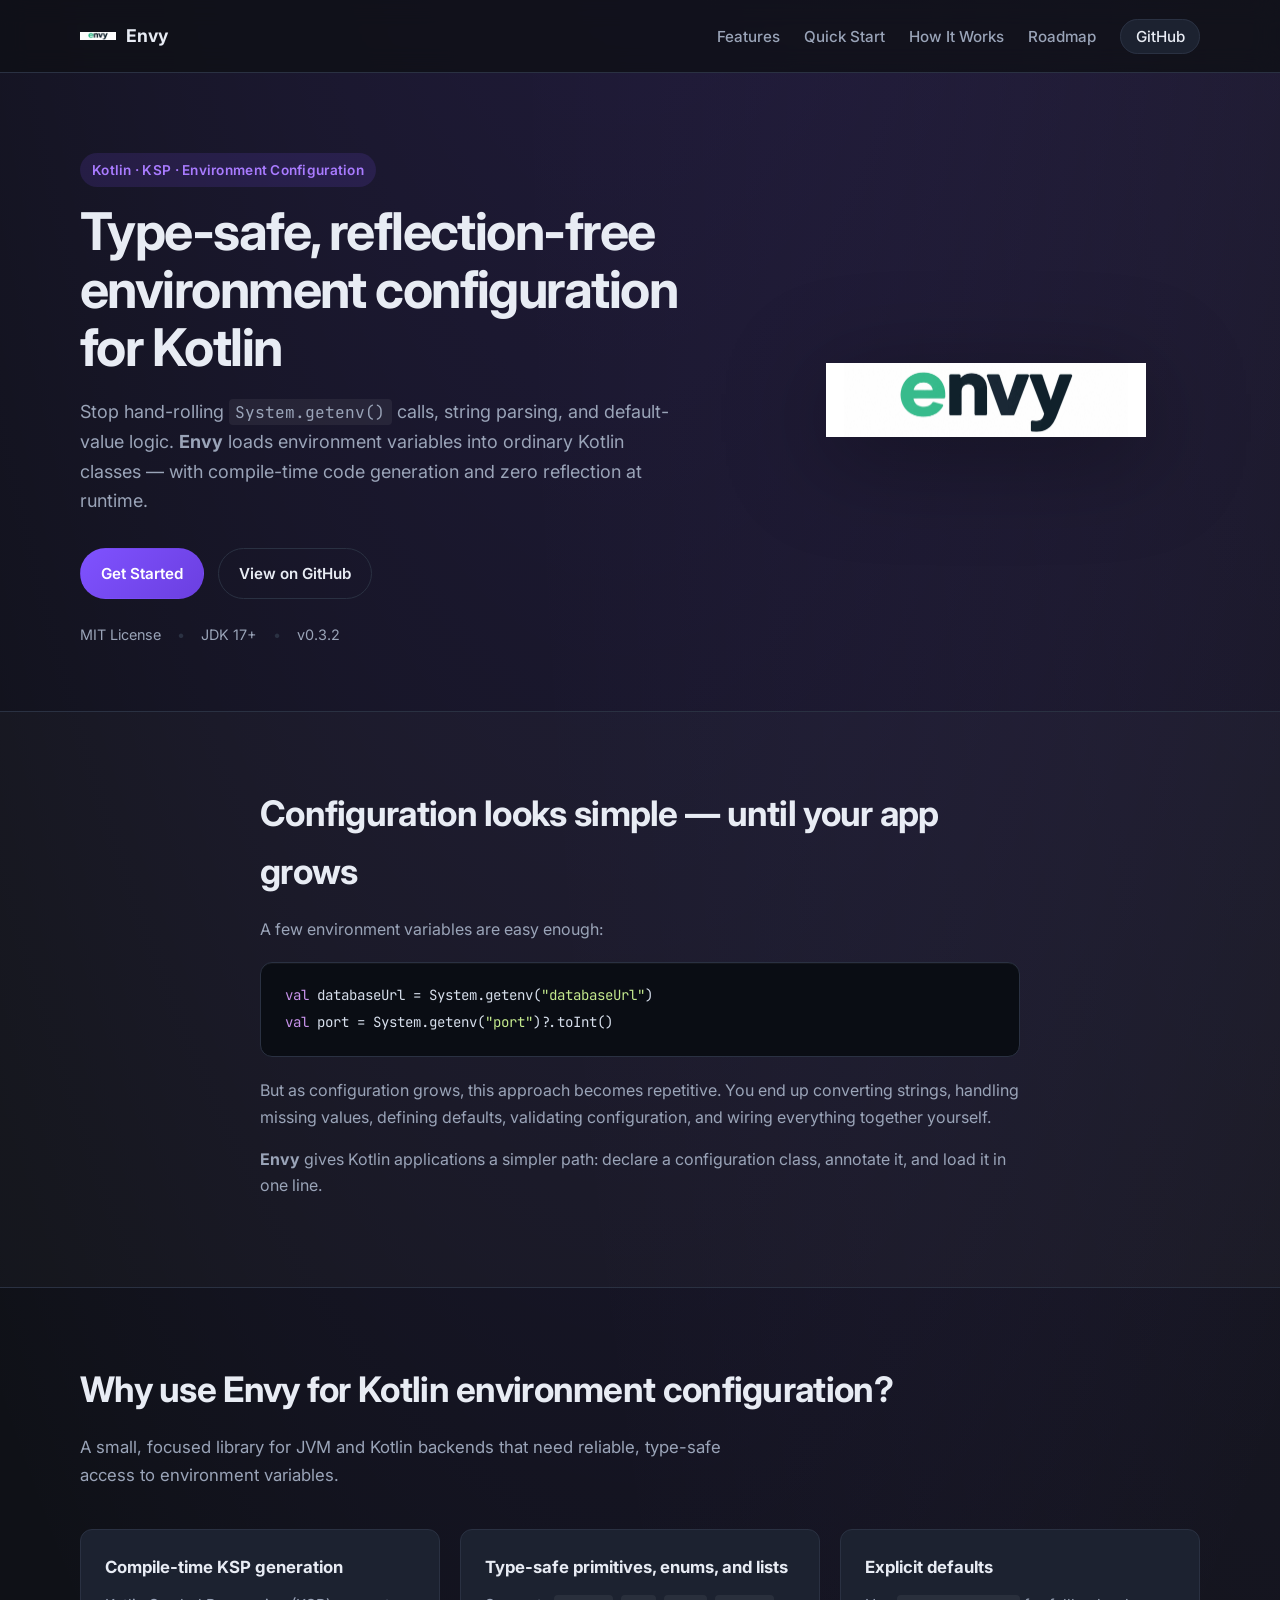
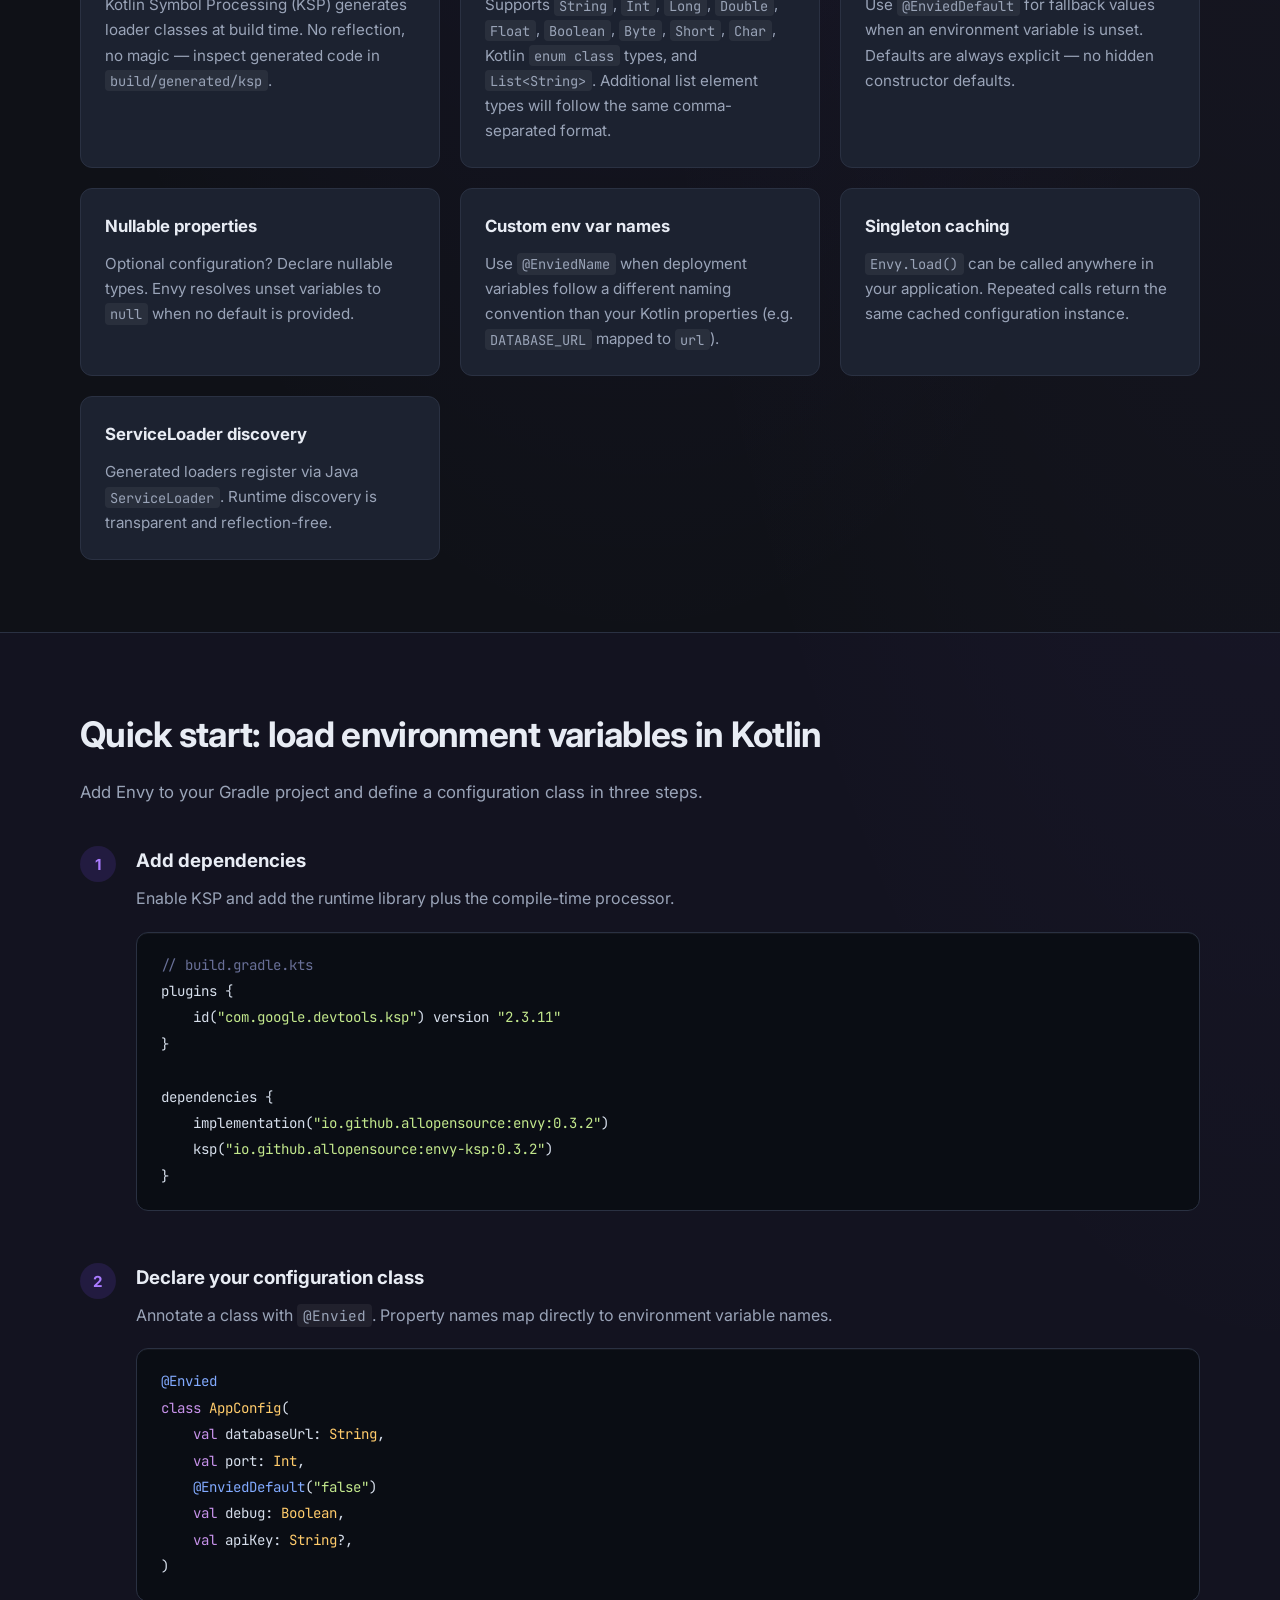
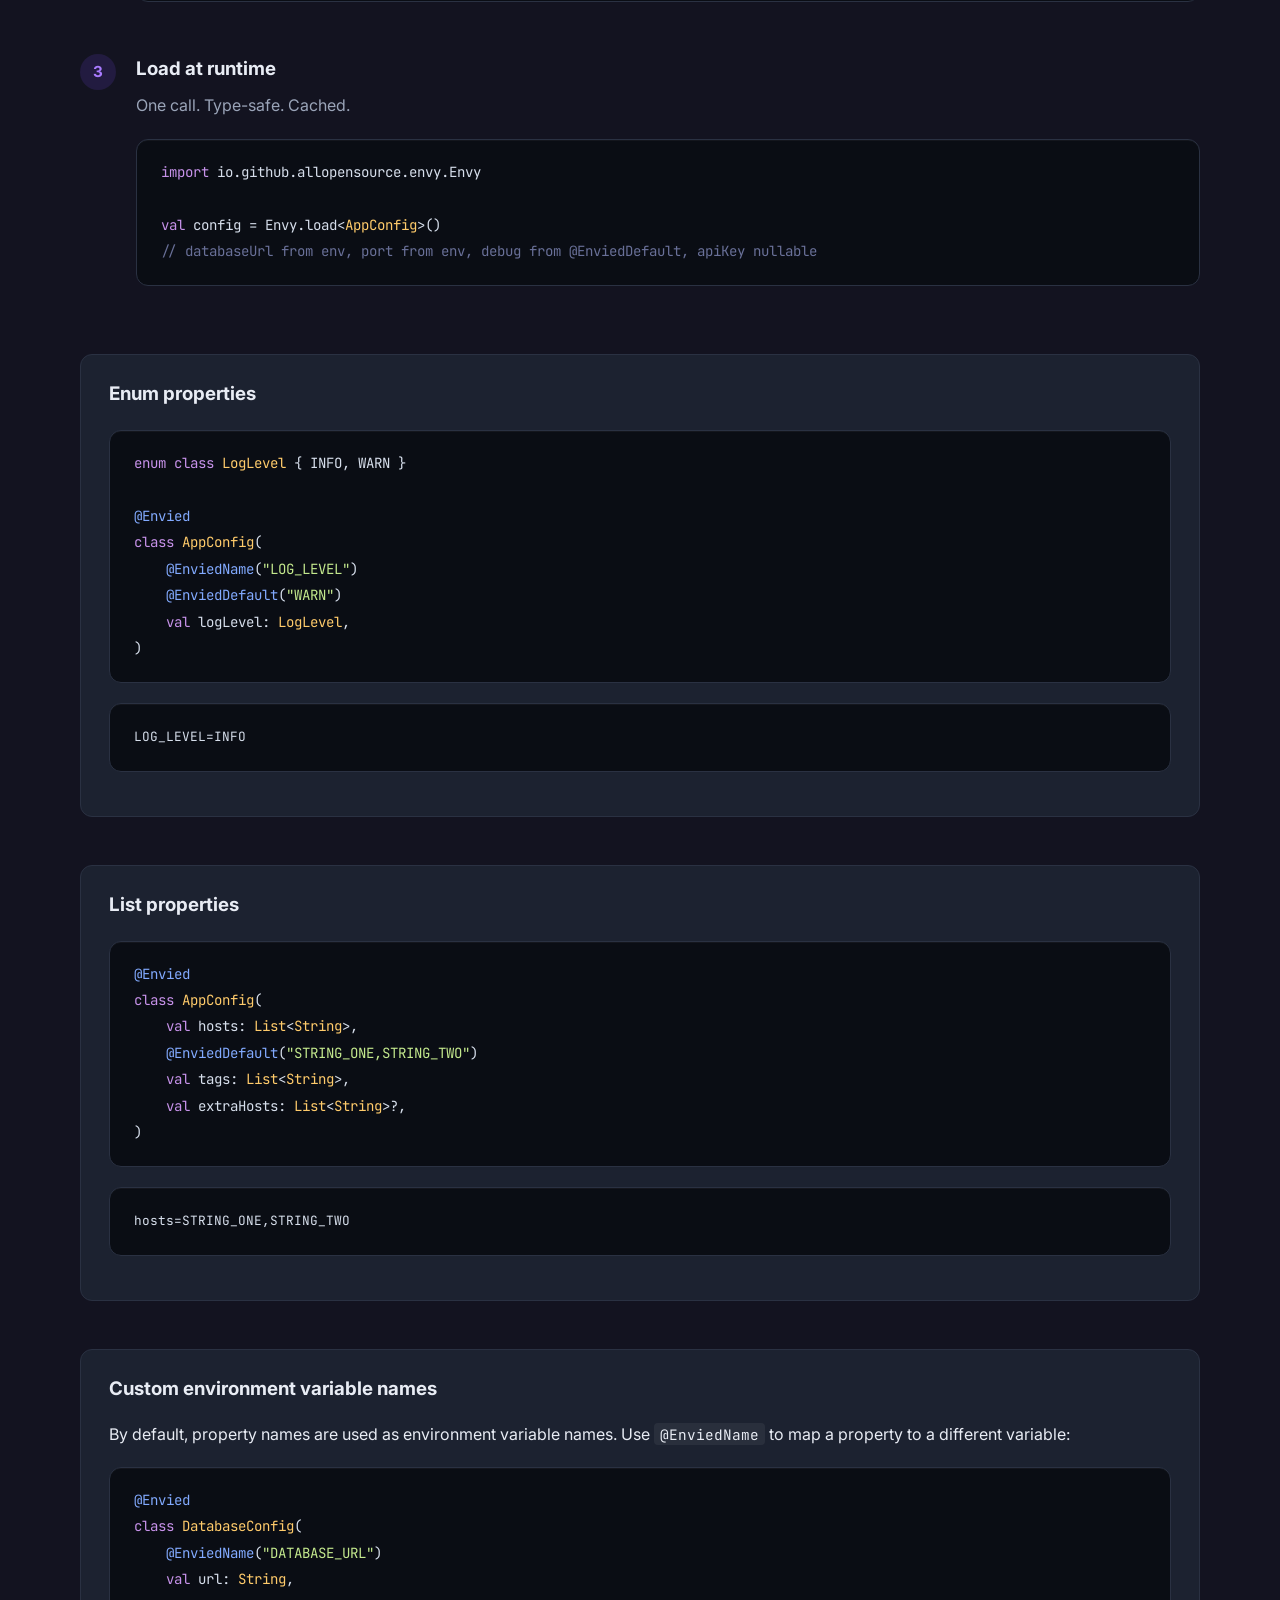
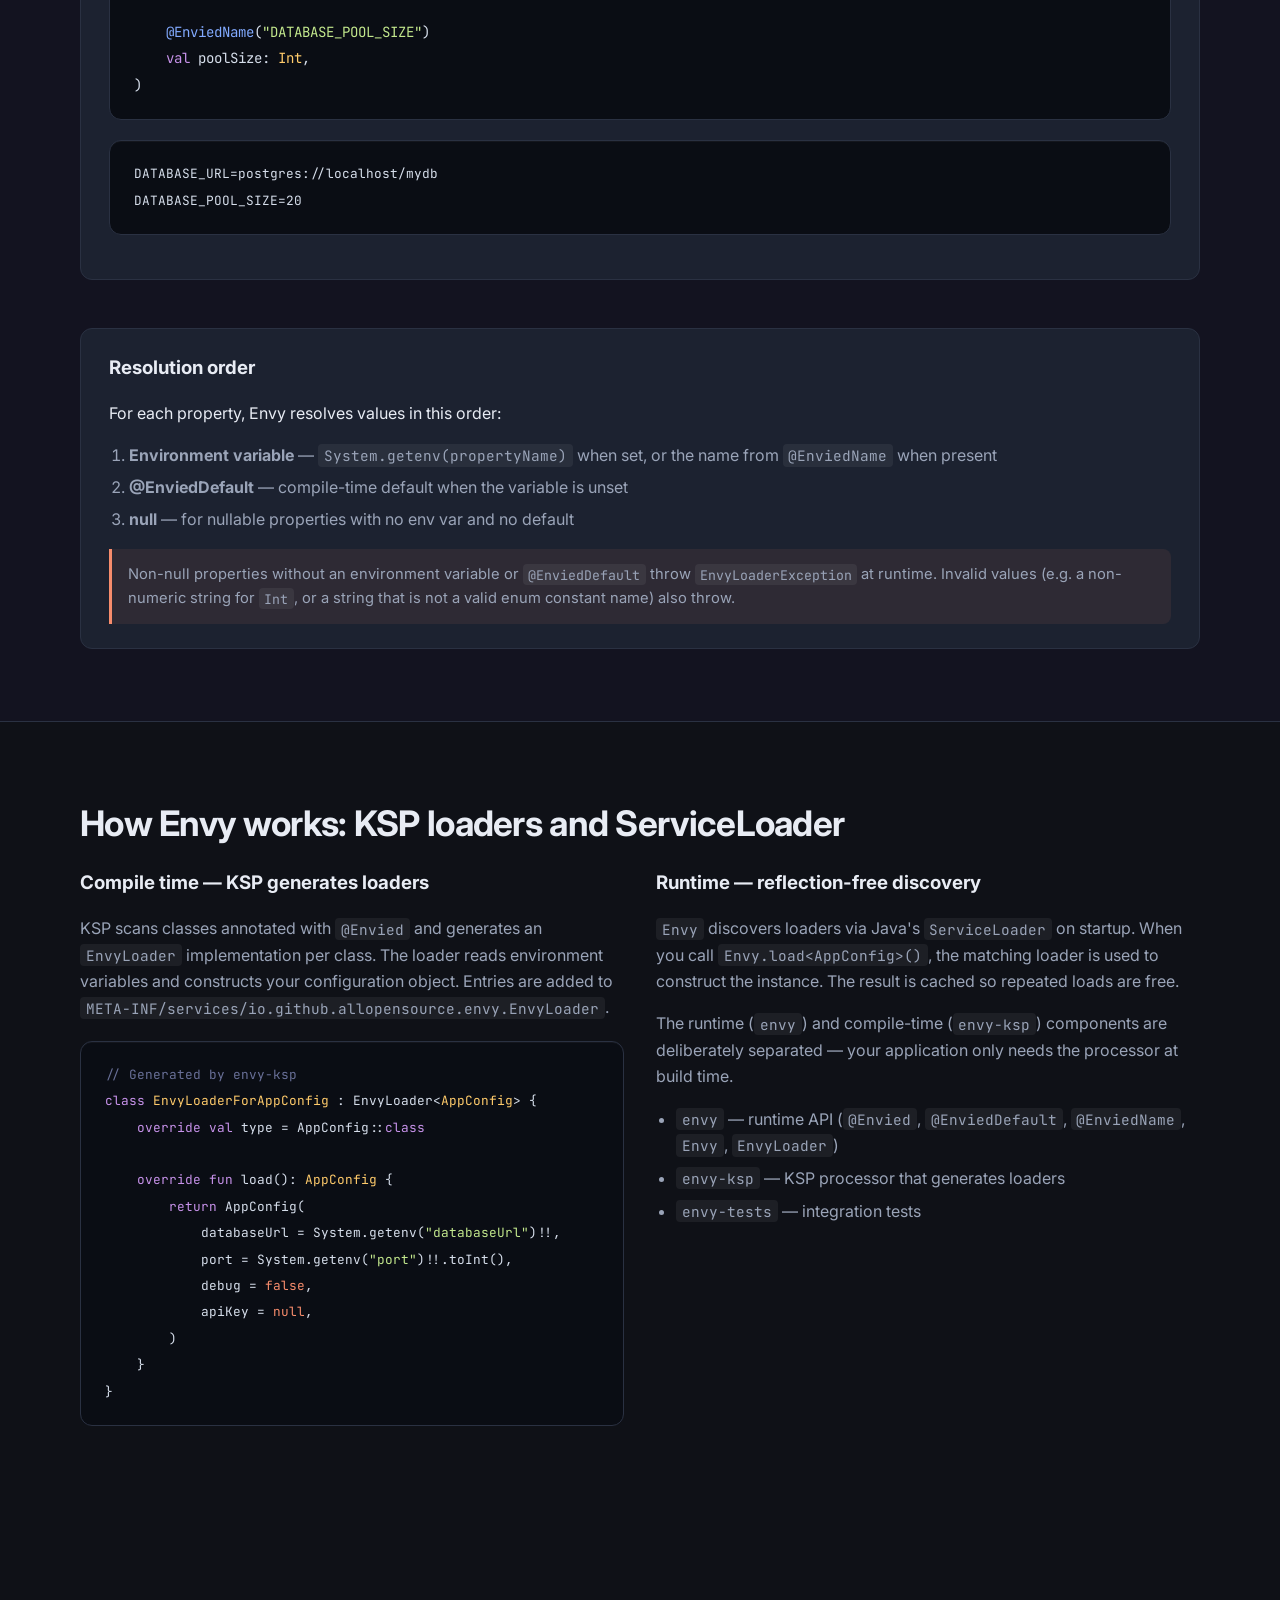
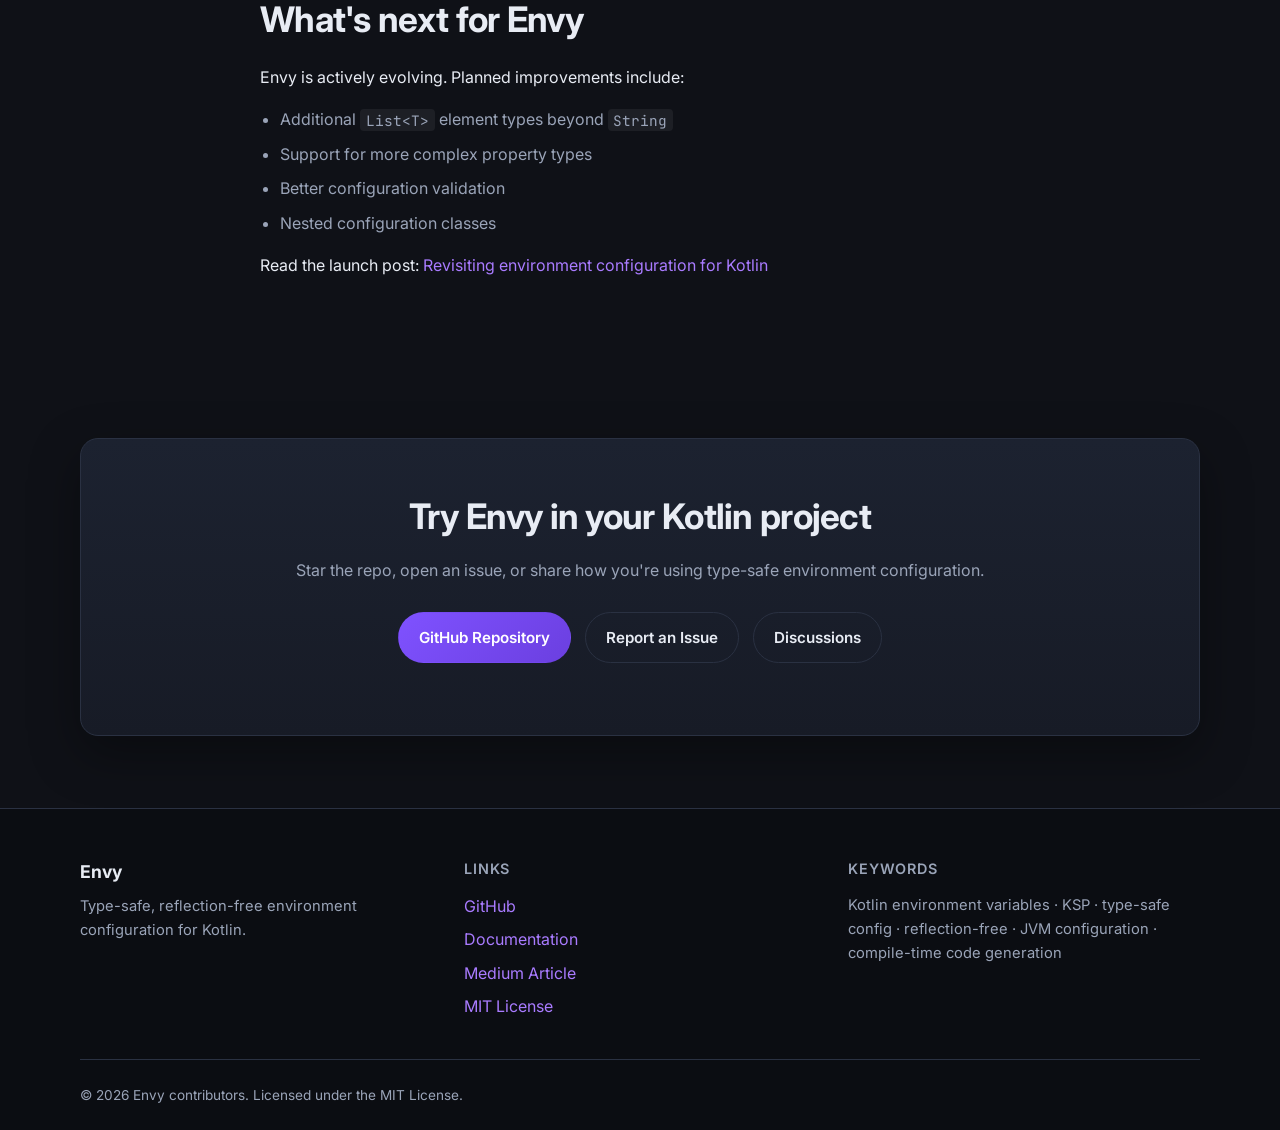
<file: docs/index.html>
<!DOCTYPE html>
<html lang="en">
<head>
  <meta charset="UTF-8">
  <meta name="viewport" content="width=device-width, initial-scale=1.0">
  <title>Envy — Type-Safe, Reflection-Free Environment Configuration for Kotlin | KSP</title>
  <meta name="description" content="Envy is a Kotlin library for loading environment variables into type-safe configuration classes. Compile-time code generation with KSP — no reflection at runtime. Supports primitives, enums, lists of strings, defaults, nullable types, and singleton caching.">
  <meta name="keywords" content="Kotlin environment variables, type-safe configuration Kotlin, KSP Kotlin Symbol Processing, reflection-free configuration, Envy Kotlin library, JVM configuration, compile-time code generation, Kotlin backend, environment configuration, @Envied, ServiceLoader Kotlin, Kotlin KSP processor, Kotlin primitives config, Kotlin enum configuration, application configuration Kotlin">
  <meta name="author" content="Sumit Ponia">
  <meta name="robots" content="index, follow">
  <link rel="canonical" href="https://allopensource.github.io/envy/">

  <!-- Open Graph -->
  <meta property="og:type" content="website">
  <meta property="og:url" content="https://allopensource.github.io/envy/">
  <meta property="og:title" content="Envy — Type-Safe Environment Configuration for Kotlin">
  <meta property="og:description" content="Load environment variables into Kotlin data classes with compile-time KSP code generation. No reflection. Explicit defaults. Type-safe.">
  <meta property="og:image" content="https://allopensource.github.io/envy/assets/logo.png">
  <meta property="og:site_name" content="Envy">

  <!-- Twitter Card -->
  <meta name="twitter:card" content="summary_large_image">
  <meta name="twitter:title" content="Envy — Type-Safe Environment Configuration for Kotlin">
  <meta name="twitter:description" content="Kotlin library for type-safe, reflection-free environment configuration powered by KSP.">
  <meta name="twitter:image" content="https://allopensource.github.io/envy/assets/logo.png">

  <link rel="icon" type="image/png" href="assets/logo.png">
  <link rel="preconnect" href="https://fonts.googleapis.com">
  <link rel="preconnect" href="https://fonts.gstatic.com" crossorigin>
  <link href="https://fonts.googleapis.com/css2?family=Inter:wght@400;500;600;700&family=JetBrains+Mono:wght@400;500&display=swap" rel="stylesheet">
  <link rel="stylesheet" href="css/styles.css">

  <script type="application/ld+json">
  {
    "@context": "https://schema.org",
    "@type": "SoftwareApplication",
    "name": "Envy",
    "applicationCategory": "DeveloperApplication",
    "operatingSystem": "Cross-platform",
    "description": "Type-safe, reflection-free environment configuration library for Kotlin, powered by KSP compile-time code generation.",
    "url": "https://allopensource.github.io/envy/",
    "downloadUrl": "https://github.com/allopensource/envy",
    "softwareVersion": "0.3.2",
    "license": "https://opensource.org/licenses/MIT",
    "programmingLanguage": "Kotlin",
    "author": {
      "@type": "Person",
      "name": "Sumit Ponia"
    },
    "codeRepository": "https://github.com/allopensource/envy",
    "keywords": "Kotlin, KSP, environment variables, type-safe configuration, reflection-free"
  }
  </script>
</head>
<body>
  <a class="skip-link" href="#main">Skip to content</a>

  <header class="site-header">
    <nav class="nav container" aria-label="Primary">
      <a class="nav-brand" href="/envy/">
        <img src="assets/logo.png" alt="Envy logo" width="36" height="36">
        <span>Envy</span>
      </a>
      <button class="nav-toggle" type="button" aria-expanded="false" aria-controls="nav-menu" aria-label="Toggle navigation">
        <span></span>
        <span></span>
        <span></span>
      </button>
      <ul id="nav-menu" class="nav-menu">
        <li><a href="#features">Features</a></li>
        <li><a href="#quickstart">Quick Start</a></li>
        <li><a href="#how-it-works">How It Works</a></li>
        <li><a href="#roadmap">Roadmap</a></li>
        <li><a href="https://github.com/allopensource/envy" class="nav-github" rel="noopener noreferrer">GitHub</a></li>
      </ul>
    </nav>
  </header>

  <main id="main">
    <section class="hero">
      <div class="container hero-grid">
        <div class="hero-content">
          <p class="eyebrow">Kotlin · KSP · Environment Configuration</p>
          <h1>Type-safe, reflection-free environment configuration for Kotlin</h1>
          <p class="hero-lead">
            Stop hand-rolling <code>System.getenv()</code> calls, string parsing, and default-value logic.
            <strong>Envy</strong> loads environment variables into ordinary Kotlin classes — with compile-time code generation and zero reflection at runtime.
          </p>
          <div class="hero-actions">
            <a class="btn btn-primary" href="#quickstart">Get Started</a>
            <a class="btn btn-secondary" href="https://github.com/allopensource/envy" rel="noopener noreferrer">View on GitHub</a>
          </div>
          <p class="hero-meta">
            <span>MIT License</span>
            <span>JDK 17+</span>
            <span>v0.3.2</span>
          </p>
        </div>
        <div class="hero-visual">
          <img src="assets/logo.png" alt="Envy — Kotlin environment configuration library" width="320" height="320">
        </div>
      </div>
    </section>

    <section class="problem section" aria-labelledby="problem-heading">
      <div class="container narrow">
        <h2 id="problem-heading">Configuration looks simple — until your app grows</h2>
        <p>
          A few environment variables are easy enough:
        </p>
        <pre class="code-block"><code><span class="tok-keyword">val</span> databaseUrl = System.getenv(<span class="tok-string">"databaseUrl"</span>)
<span class="tok-keyword">val</span> port = System.getenv(<span class="tok-string">"port"</span>)?.toInt()</code></pre>
        <p>
          But as configuration grows, this approach becomes repetitive. You end up converting strings, handling missing values,
          defining defaults, validating configuration, and wiring everything together yourself.
        </p>
        <p>
          <strong>Envy</strong> gives Kotlin applications a simpler path: declare a configuration class, annotate it, and load it in one line.
        </p>
      </div>
    </section>

    <section id="features" class="features section" aria-labelledby="features-heading">
      <div class="container">
        <h2 id="features-heading">Why use Envy for Kotlin environment configuration?</h2>
        <p class="section-intro">
          A small, focused library for JVM and Kotlin backends that need reliable, type-safe access to environment variables.
        </p>
        <div class="feature-grid">
          <article class="feature-card">
            <h3>Compile-time KSP generation</h3>
            <p>Kotlin Symbol Processing (KSP) generates loader classes at build time. No reflection, no magic — inspect generated code in <code>build/generated/ksp</code>.</p>
          </article>
          <article class="feature-card">
            <h3>Type-safe primitives, enums, and lists</h3>
            <p>Supports <code>String</code>, <code>Int</code>, <code>Long</code>, <code>Double</code>, <code>Float</code>, <code>Boolean</code>, <code>Byte</code>, <code>Short</code>, <code>Char</code>, Kotlin <code>enum class</code> types, and <code>List&lt;String&gt;</code>. Additional list element types will follow the same comma-separated format.</p>
          </article>
          <article class="feature-card">
            <h3>Explicit defaults</h3>
            <p>Use <code>@EnviedDefault</code> for fallback values when an environment variable is unset. Defaults are always explicit — no hidden constructor defaults.</p>
          </article>
          <article class="feature-card">
            <h3>Nullable properties</h3>
            <p>Optional configuration? Declare nullable types. Envy resolves unset variables to <code>null</code> when no default is provided.</p>
          </article>
          <article class="feature-card">
            <h3>Custom env var names</h3>
            <p>Use <code>@EnviedName</code> when deployment variables follow a different naming convention than your Kotlin properties (e.g. <code>DATABASE_URL</code> mapped to <code>url</code>).</p>
          </article>
          <article class="feature-card">
            <h3>Singleton caching</h3>
            <p><code>Envy.load()</code> can be called anywhere in your application. Repeated calls return the same cached configuration instance.</p>
          </article>
          <article class="feature-card">
            <h3>ServiceLoader discovery</h3>
            <p>Generated loaders register via Java <code>ServiceLoader</code>. Runtime discovery is transparent and reflection-free.</p>
          </article>
        </div>
      </div>
    </section>

    <section id="quickstart" class="quickstart section" aria-labelledby="quickstart-heading">
      <div class="container">
        <h2 id="quickstart-heading">Quick start: load environment variables in Kotlin</h2>
        <p class="section-intro">Add Envy to your Gradle project and define a configuration class in three steps.</p>

        <div class="steps">
          <article class="step">
            <span class="step-number">1</span>
            <div>
              <h3>Add dependencies</h3>
              <p>Enable KSP and add the runtime library plus the compile-time processor.</p>
              <pre class="code-block"><code><span class="tok-comment">// build.gradle.kts</span>
plugins {
    id(<span class="tok-string">"com.google.devtools.ksp"</span>) version <span class="tok-string">"2.3.11"</span>
}

dependencies {
    implementation(<span class="tok-string">"io.github.allopensource:envy:0.3.2"</span>)
    ksp(<span class="tok-string">"io.github.allopensource:envy-ksp:0.3.2"</span>)
}</code></pre>
            </div>
          </article>

          <article class="step">
            <span class="step-number">2</span>
            <div>
              <h3>Declare your configuration class</h3>
              <p>Annotate a class with <code>@Envied</code>. Property names map directly to environment variable names.</p>
              <pre class="code-block"><code><span class="tok-annotation">@Envied</span>
<span class="tok-keyword">class</span> <span class="tok-type">AppConfig</span>(
    <span class="tok-keyword">val</span> databaseUrl: <span class="tok-type">String</span>,
    <span class="tok-keyword">val</span> port: <span class="tok-type">Int</span>,
    <span class="tok-annotation">@EnviedDefault</span>(<span class="tok-string">"false"</span>)
    <span class="tok-keyword">val</span> debug: <span class="tok-type">Boolean</span>,
    <span class="tok-keyword">val</span> apiKey: <span class="tok-type">String</span>?,
)</code></pre>
            </div>
          </article>

          <article class="step">
            <span class="step-number">3</span>
            <div>
              <h3>Load at runtime</h3>
              <p>One call. Type-safe. Cached.</p>
              <pre class="code-block"><code><span class="tok-keyword">import</span> io.github.allopensource.envy.Envy

<span class="tok-keyword">val</span> config = Envy.load&lt;<span class="tok-type">AppConfig</span>&gt;()
<span class="tok-comment">// databaseUrl from env, port from env, debug from @EnviedDefault, apiKey nullable</span></code></pre>
            </div>
          </article>
        </div>

        <div class="resolution-box">
          <h3>Enum properties</h3>
          <pre class="code-block"><code><span class="tok-keyword">enum class</span> <span class="tok-type">LogLevel</span> { INFO, WARN }

<span class="tok-annotation">@Envied</span>
<span class="tok-keyword">class</span> <span class="tok-type">AppConfig</span>(
    <span class="tok-annotation">@EnviedName</span>(<span class="tok-string">"LOG_LEVEL"</span>)
    <span class="tok-annotation">@EnviedDefault</span>(<span class="tok-string">"WARN"</span>)
    <span class="tok-keyword">val</span> logLevel: <span class="tok-type">LogLevel</span>,
)</code></pre>
          <pre class="code-block code-block-sm"><code>LOG_LEVEL=INFO</code></pre>
        </div>

        <div class="resolution-box">
          <h3>List properties</h3>
          <pre class="code-block"><code><span class="tok-annotation">@Envied</span>
<span class="tok-keyword">class</span> <span class="tok-type">AppConfig</span>(
    <span class="tok-keyword">val</span> hosts: <span class="tok-type">List</span>&lt;<span class="tok-type">String</span>&gt;,
    <span class="tok-annotation">@EnviedDefault</span>(<span class="tok-string">"STRING_ONE,STRING_TWO"</span>)
    <span class="tok-keyword">val</span> tags: <span class="tok-type">List</span>&lt;<span class="tok-type">String</span>&gt;,
    <span class="tok-keyword">val</span> extraHosts: <span class="tok-type">List</span>&lt;<span class="tok-type">String</span>&gt;?,
)</code></pre>
          <pre class="code-block code-block-sm"><code>hosts=STRING_ONE,STRING_TWO</code></pre>
        </div>

        <div class="resolution-box">
          <h3>Custom environment variable names</h3>
          <p>By default, property names are used as environment variable names. Use <code>@EnviedName</code> to map a property to a different variable:</p>
          <pre class="code-block"><code><span class="tok-annotation">@Envied</span>
<span class="tok-keyword">class</span> <span class="tok-type">DatabaseConfig</span>(
    <span class="tok-annotation">@EnviedName</span>(<span class="tok-string">"DATABASE_URL"</span>)
    <span class="tok-keyword">val</span> url: <span class="tok-type">String</span>,

    <span class="tok-annotation">@EnviedName</span>(<span class="tok-string">"DATABASE_POOL_SIZE"</span>)
    <span class="tok-keyword">val</span> poolSize: <span class="tok-type">Int</span>,
)</code></pre>
          <pre class="code-block code-block-sm"><code>DATABASE_URL=postgres://localhost/mydb
DATABASE_POOL_SIZE=20</code></pre>
        </div>

        <div class="resolution-box">
          <h3>Resolution order</h3>
          <p>For each property, Envy resolves values in this order:</p>
          <ol>
            <li><strong>Environment variable</strong> — <code>System.getenv(propertyName)</code> when set, or the name from <code>@EnviedName</code> when present</li>
            <li><strong>@EnviedDefault</strong> — compile-time default when the variable is unset</li>
            <li><strong>null</strong> — for nullable properties with no env var and no default</li>
          </ol>
          <p class="note">
            Non-null properties without an environment variable or <code>@EnviedDefault</code> throw
            <code>EnvyLoaderException</code> at runtime. Invalid values (e.g. a non-numeric string for <code>Int</code>, or a string that is not a valid enum constant name) also throw.
          </p>
        </div>
      </div>
    </section>

    <section id="how-it-works" class="internals section" aria-labelledby="internals-heading">
      <div class="container">
        <h2 id="internals-heading">How Envy works: KSP loaders and ServiceLoader</h2>
        <div class="internals-grid">
          <article>
            <h3>Compile time — KSP generates loaders</h3>
            <p>
              KSP scans classes annotated with <code>@Envied</code> and generates an <code>EnvyLoader</code> implementation per class.
              The loader reads environment variables and constructs your configuration object. Entries are added to
              <code>META-INF/services/io.github.allopensource.envy.EnvyLoader</code>.
            </p>
            <pre class="code-block code-block-sm"><code><span class="tok-comment">// Generated by envy-ksp</span>
<span class="tok-keyword">class</span> <span class="tok-type">EnvyLoaderForAppConfig</span> : EnvyLoader&lt;<span class="tok-type">AppConfig</span>&gt; {
    <span class="tok-keyword">override val</span> type = AppConfig::<span class="tok-keyword">class</span>

    <span class="tok-keyword">override fun</span> load(): <span class="tok-type">AppConfig</span> {
        <span class="tok-keyword">return</span> AppConfig(
            databaseUrl = System.getenv(<span class="tok-string">"databaseUrl"</span>)!!,
            port = System.getenv(<span class="tok-string">"port"</span>)!!.toInt(),
            debug = <span class="tok-literal">false</span>,
            apiKey = <span class="tok-literal">null</span>,
        )
    }
}</code></pre>
          </article>
          <article>
            <h3>Runtime — reflection-free discovery</h3>
            <p>
              <code>Envy</code> discovers loaders via Java's <code>ServiceLoader</code> on startup.
              When you call <code>Envy.load&lt;AppConfig&gt;()</code>, the matching loader is used to construct the instance.
              The result is cached so repeated loads are free.
            </p>
            <p>
              The runtime (<code>envy</code>) and compile-time (<code>envy-ksp</code>) components are deliberately separated —
              your application only needs the processor at build time.
            </p>
            <ul class="module-list">
              <li><code>envy</code> — runtime API (<code>@Envied</code>, <code>@EnviedDefault</code>, <code>@EnviedName</code>, <code>Envy</code>, <code>EnvyLoader</code>)</li>
              <li><code>envy-ksp</code> — KSP processor that generates loaders</li>
              <li><code>envy-tests</code> — integration tests</li>
            </ul>
          </article>
        </div>
      </div>
    </section>

    <section id="roadmap" class="roadmap section" aria-labelledby="roadmap-heading">
      <div class="container narrow">
        <h2 id="roadmap-heading">What's next for Envy</h2>
        <p>Envy is actively evolving. Planned improvements include:</p>
        <ul class="roadmap-list">
          <li>Additional <code>List&lt;T&gt;</code> element types beyond <code>String</code></li>
          <li>Support for more complex property types</li>
          <li>Better configuration validation</li>
          <li>Nested configuration classes</li>
        </ul>
        <p>
          Read the launch post:
          <a href="https://medium.com/@sumitponia26/revisiting-environment-configuration-for-kotlin-de91a410091d" rel="noopener noreferrer">
            Revisiting environment configuration for Kotlin
          </a>
        </p>
      </div>
    </section>

    <section class="cta section" aria-labelledby="cta-heading">
      <div class="container cta-box">
        <h2 id="cta-heading">Try Envy in your Kotlin project</h2>
        <p>Star the repo, open an issue, or share how you're using type-safe environment configuration.</p>
        <div class="hero-actions">
          <a class="btn btn-primary" href="https://github.com/allopensource/envy" rel="noopener noreferrer">GitHub Repository</a>
          <a class="btn btn-secondary" href="https://github.com/allopensource/envy/issues" rel="noopener noreferrer">Report an Issue</a>
          <a class="btn btn-secondary" href="https://github.com/allopensource/envy/discussions" rel="noopener noreferrer">Discussions</a>
        </div>
      </div>
    </section>
  </main>

  <footer class="site-footer">
    <div class="container footer-grid">
      <div>
        <p class="footer-brand">Envy</p>
        <p class="footer-tagline">Type-safe, reflection-free environment configuration for Kotlin.</p>
      </div>
      <div>
        <p class="footer-heading">Links</p>
        <ul class="footer-links">
          <li><a href="https://github.com/allopensource/envy">GitHub</a></li>
          <li><a href="https://github.com/allopensource/envy/blob/main/README.md">Documentation</a></li>
          <li><a href="https://medium.com/@sumitponia26/revisiting-environment-configuration-for-kotlin-de91a410091d">Medium Article</a></li>
          <li><a href="https://github.com/allopensource/envy/blob/main/LICENSE">MIT License</a></li>
        </ul>
      </div>
      <div>
        <p class="footer-heading">Keywords</p>
        <p class="footer-keywords">Kotlin environment variables · KSP · type-safe config · reflection-free · JVM configuration · compile-time code generation</p>
      </div>
    </div>
    <div class="container footer-bottom">
      <p>&copy; 2026 Envy contributors. Licensed under the MIT License.</p>
    </div>
  </footer>

  <script src="js/main.js" defer></script>
</body>
</html>
</file>
<file: docs/css/styles.css>
:root {
  --bg: #0f1117;
  --bg-elevated: #171b26;
  --bg-card: #1c2230;
  --border: #2a3142;
  --text: #e8ecf4;
  --text-muted: #9aa4b8;
  --accent: #7f52ff;
  --accent-hover: #9b75ff;
  --accent-soft: rgba(127, 82, 255, 0.14);
  --kotlin: #a97bff;
  --success: #3dd68c;
  --radius: 12px;
  --radius-sm: 8px;
  --shadow: 0 18px 50px rgba(0, 0, 0, 0.35);
  --font-sans: "Inter", system-ui, -apple-system, sans-serif;
  --font-mono: "JetBrains Mono", ui-monospace, monospace;
  --container: 1120px;
  --header-height: 72px;
}

*,
*::before,
*::after {
  box-sizing: border-box;
}

html {
  scroll-behavior: smooth;
}

body {
  margin: 0;
  font-family: var(--font-sans);
  font-size: 1rem;
  line-height: 1.65;
  color: var(--text);
  background:
    radial-gradient(ellipse 80% 50% at 50% -20%, rgba(127, 82, 255, 0.22), transparent),
    radial-gradient(ellipse 60% 40% at 100% 0%, rgba(169, 123, 255, 0.08), transparent),
    var(--bg);
  min-height: 100vh;
}

img {
  max-width: 100%;
  height: auto;
  display: block;
}

a {
  color: var(--kotlin);
  text-decoration: none;
}

a:hover {
  color: var(--accent-hover);
}

code {
  font-family: var(--font-mono);
  font-size: 0.9em;
  background: rgba(255, 255, 255, 0.06);
  padding: 0.12em 0.4em;
  border-radius: 4px;
}

.container {
  width: min(100% - 2rem, var(--container));
  margin-inline: auto;
}

.narrow {
  width: min(100% - 2rem, 760px);
  margin-inline: auto;
}

.skip-link {
  position: absolute;
  left: -9999px;
  top: 0;
  background: var(--accent);
  color: white;
  padding: 0.5rem 1rem;
  z-index: 1000;
}

.skip-link:focus {
  left: 1rem;
  top: 1rem;
}

/* Header */
.site-header {
  position: sticky;
  top: 0;
  z-index: 100;
  backdrop-filter: blur(12px);
  background: rgba(15, 17, 23, 0.82);
  border-bottom: 1px solid var(--border);
}

.nav {
  display: flex;
  align-items: center;
  justify-content: space-between;
  min-height: var(--header-height);
  gap: 1rem;
}

.nav-brand {
  display: flex;
  align-items: center;
  gap: 0.65rem;
  color: var(--text);
  font-weight: 700;
  font-size: 1.1rem;
}

.nav-brand:hover {
  color: var(--text);
}

.nav-menu {
  display: flex;
  align-items: center;
  gap: 1.5rem;
  list-style: none;
  margin: 0;
  padding: 0;
}

.nav-menu a {
  color: var(--text-muted);
  font-weight: 500;
  font-size: 0.95rem;
}

.nav-menu a:hover {
  color: var(--text);
}

.nav-github {
  color: var(--text) !important;
  background: var(--bg-card);
  border: 1px solid var(--border);
  padding: 0.45rem 0.9rem;
  border-radius: 999px;
}

.nav-github:hover {
  border-color: var(--accent);
  color: var(--text) !important;
}

.nav-toggle {
  display: none;
  flex-direction: column;
  gap: 5px;
  background: none;
  border: none;
  cursor: pointer;
  padding: 0.5rem;
}

.nav-toggle span {
  display: block;
  width: 22px;
  height: 2px;
  background: var(--text);
  border-radius: 2px;
  transition: transform 0.2s, opacity 0.2s;
}

/* Hero */
.hero {
  padding: 5rem 0 4rem;
}

.hero-grid {
  display: grid;
  grid-template-columns: 1.2fr 0.8fr;
  gap: 3rem;
  align-items: center;
}

.eyebrow {
  display: inline-block;
  margin: 0 0 1rem;
  padding: 0.35rem 0.75rem;
  border-radius: 999px;
  background: var(--accent-soft);
  color: var(--kotlin);
  font-size: 0.85rem;
  font-weight: 600;
  letter-spacing: 0.02em;
}

.hero h1 {
  font-size: clamp(2rem, 4.5vw, 3.25rem);
  line-height: 1.12;
  margin: 0 0 1.25rem;
  letter-spacing: -0.03em;
}

.hero-lead {
  font-size: 1.125rem;
  color: var(--text-muted);
  margin: 0 0 2rem;
  max-width: 54ch;
}

.hero-actions {
  display: flex;
  flex-wrap: wrap;
  gap: 0.85rem;
  margin-bottom: 1.5rem;
}

.hero-meta {
  display: flex;
  flex-wrap: wrap;
  gap: 1rem;
  margin: 0;
  color: var(--text-muted);
  font-size: 0.9rem;
}

.hero-meta span::before {
  content: "•";
  margin-right: 1rem;
  color: var(--border);
}

.hero-meta span:first-child::before {
  content: none;
  margin: 0;
}

.hero-visual {
  display: flex;
  justify-content: center;
  align-items: center;
}

.hero-visual img {
  filter: drop-shadow(var(--shadow));
  animation: float 6s ease-in-out infinite;
}

@keyframes float {
  0%, 100% { transform: translateY(0); }
  50% { transform: translateY(-10px); }
}

/* Buttons */
.btn {
  display: inline-flex;
  align-items: center;
  justify-content: center;
  padding: 0.75rem 1.25rem;
  border-radius: 999px;
  font-weight: 600;
  font-size: 0.95rem;
  border: 1px solid transparent;
  transition: background 0.2s, border-color 0.2s, transform 0.15s;
}

.btn:hover {
  transform: translateY(-1px);
}

.btn-primary {
  background: linear-gradient(135deg, var(--accent), #6b3fe0);
  color: white;
}

.btn-primary:hover {
  color: white;
  background: linear-gradient(135deg, var(--accent-hover), var(--accent));
}

.btn-secondary {
  background: transparent;
  color: var(--text);
  border-color: var(--border);
}

.btn-secondary:hover {
  color: var(--text);
  border-color: var(--accent);
  background: var(--accent-soft);
}

/* Sections */
.section {
  padding: 4.5rem 0;
}

.section h2 {
  font-size: clamp(1.6rem, 3vw, 2.2rem);
  margin: 0 0 1rem;
  letter-spacing: -0.02em;
}

.section-intro {
  color: var(--text-muted);
  font-size: 1.05rem;
  max-width: 62ch;
  margin: 0 0 2.5rem;
}

.problem {
  background: rgba(255, 255, 255, 0.02);
  border-block: 1px solid var(--border);
}

.problem p {
  color: var(--text-muted);
}

/* Code blocks */
.code-block {
  margin: 1.25rem 0;
  padding: 1.25rem 1.5rem;
  background: #0a0d14;
  border: 1px solid var(--border);
  border-radius: var(--radius);
  overflow-x: auto;
  box-shadow: inset 0 1px 0 rgba(255, 255, 255, 0.04);
}

.code-block code {
  background: none;
  padding: 0;
  font-size: 0.88rem;
  line-height: 1.7;
  color: #d6deeb;
  white-space: pre;
}

.code-block-sm code {
  font-size: 0.8rem;
}

.tok-keyword { color: #c792ea; }
.tok-type { color: #ffcb6b; }
.tok-string { color: #c3e88d; }
.tok-comment { color: #697098; }
.tok-annotation { color: #82aaff; }
.tok-literal { color: #f78c6c; }

/* Features */
.feature-grid {
  display: grid;
  grid-template-columns: repeat(auto-fit, minmax(280px, 1fr));
  gap: 1.25rem;
}

.feature-card {
  background: var(--bg-card);
  border: 1px solid var(--border);
  border-radius: var(--radius);
  padding: 1.5rem;
  transition: border-color 0.2s, transform 0.2s;
}

.feature-card:hover {
  border-color: rgba(127, 82, 255, 0.45);
  transform: translateY(-2px);
}

.feature-card h3 {
  margin: 0 0 0.65rem;
  font-size: 1.05rem;
}

.feature-card p {
  margin: 0;
  color: var(--text-muted);
  font-size: 0.95rem;
}

/* Quick start */
.quickstart {
  background: rgba(127, 82, 255, 0.04);
  border-block: 1px solid var(--border);
}

.steps {
  display: grid;
  gap: 2rem;
}

.step {
  display: grid;
  grid-template-columns: auto 1fr;
  gap: 1.25rem;
  align-items: start;
}

.step-number {
  display: flex;
  align-items: center;
  justify-content: center;
  width: 2.25rem;
  height: 2.25rem;
  border-radius: 50%;
  background: var(--accent-soft);
  color: var(--kotlin);
  font-weight: 700;
  font-size: 0.95rem;
  flex-shrink: 0;
}

.step h3 {
  margin: 0 0 0.5rem;
}

.step p {
  margin: 0 0 0.75rem;
  color: var(--text-muted);
}

.resolution-box {
  margin-top: 3rem;
  padding: 1.5rem 1.75rem;
  background: var(--bg-card);
  border: 1px solid var(--border);
  border-radius: var(--radius);
}

.resolution-box h3 {
  margin: 0 0 0.75rem;
}

.type-table {
  width: 100%;
  border-collapse: collapse;
  margin: 0 0 1.25rem;
  font-size: 0.92rem;
}

.type-table caption {
  caption-side: top;
  text-align: left;
  font-weight: 600;
  margin-bottom: 0.5rem;
}

.type-table th,
.type-table td {
  border: 1px solid var(--border);
  padding: 0.55rem 0.7rem;
  text-align: left;
  vertical-align: top;
}

.type-table th {
  background: var(--bg-elevated);
  font-weight: 600;
}

.type-table tbody tr:nth-child(even) {
  background: rgba(255, 255, 255, 0.02);
}

.resolution-box ol {
  margin: 0 0 1rem;
  padding-left: 1.25rem;
  color: var(--text-muted);
}

.resolution-box li {
  margin-bottom: 0.35rem;
}

.note {
  margin: 0;
  padding: 0.85rem 1rem;
  background: rgba(247, 140, 108, 0.08);
  border-left: 3px solid #f78c6c;
  border-radius: 0 var(--radius-sm) var(--radius-sm) 0;
  color: var(--text-muted);
  font-size: 0.92rem;
}

/* Internals */
.internals-grid {
  display: grid;
  grid-template-columns: repeat(auto-fit, minmax(320px, 1fr));
  gap: 2rem;
}

.internals-grid h3 {
  margin: 0 0 0.75rem;
}

.internals-grid p {
  color: var(--text-muted);
}

.module-list {
  margin: 1rem 0 0;
  padding-left: 1.25rem;
  color: var(--text-muted);
}

.module-list li {
  margin-bottom: 0.4rem;
}

/* Roadmap */
.roadmap-list {
  color: var(--text-muted);
  padding-left: 1.25rem;
}

.roadmap-list li {
  margin-bottom: 0.5rem;
}

/* CTA */
.cta-box {
  text-align: center;
  padding: 3rem 2rem;
  background: linear-gradient(180deg, var(--bg-card), var(--bg-elevated));
  border: 1px solid var(--border);
  border-radius: calc(var(--radius) * 1.5);
  box-shadow: var(--shadow);
}

.cta-box h2 {
  margin-bottom: 0.75rem;
}

.cta-box p {
  color: var(--text-muted);
  margin: 0 0 1.75rem;
}

.cta .hero-actions {
  justify-content: center;
}

/* Footer */
.site-footer {
  border-top: 1px solid var(--border);
  padding: 3rem 0 1.5rem;
  background: #0b0d12;
}

.footer-grid {
  display: grid;
  grid-template-columns: repeat(auto-fit, minmax(220px, 1fr));
  gap: 2rem;
  margin-bottom: 2rem;
}

.footer-brand {
  font-weight: 700;
  font-size: 1.1rem;
  margin: 0 0 0.5rem;
}

.footer-tagline,
.footer-keywords {
  margin: 0;
  color: var(--text-muted);
  font-size: 0.92rem;
}

.footer-heading {
  margin: 0 0 0.75rem;
  font-weight: 600;
  font-size: 0.9rem;
  text-transform: uppercase;
  letter-spacing: 0.06em;
  color: var(--text-muted);
}

.footer-links {
  list-style: none;
  margin: 0;
  padding: 0;
}

.footer-links li {
  margin-bottom: 0.45rem;
}

.footer-bottom {
  padding-top: 1.5rem;
  border-top: 1px solid var(--border);
}

.footer-bottom p {
  margin: 0;
  color: var(--text-muted);
  font-size: 0.85rem;
}

/* Responsive */
@media (max-width: 900px) {
  .hero-grid {
    grid-template-columns: 1fr;
    text-align: center;
  }

  .hero-lead {
    margin-inline: auto;
  }

  .hero-actions,
  .hero-meta {
    justify-content: center;
  }

  .hero-visual {
    order: -1;
  }

  .hero-visual img {
    width: 200px;
    height: 200px;
  }
}

@media (max-width: 720px) {
  .nav-toggle {
    display: flex;
  }

  .nav-menu {
    display: none;
    position: absolute;
    top: var(--header-height);
    left: 0;
    right: 0;
    flex-direction: column;
    align-items: stretch;
    gap: 0;
    padding: 1rem;
    background: var(--bg-elevated);
    border-bottom: 1px solid var(--border);
  }

  .nav-menu.is-open {
    display: flex;
  }

  .nav-menu li a {
    display: block;
    padding: 0.75rem 0;
  }

  .nav {
    position: relative;
  }

  .step {
    grid-template-columns: 1fr;
  }

  .step-number {
    width: 2rem;
    height: 2rem;
    font-size: 0.85rem;
  }
}
</file>
